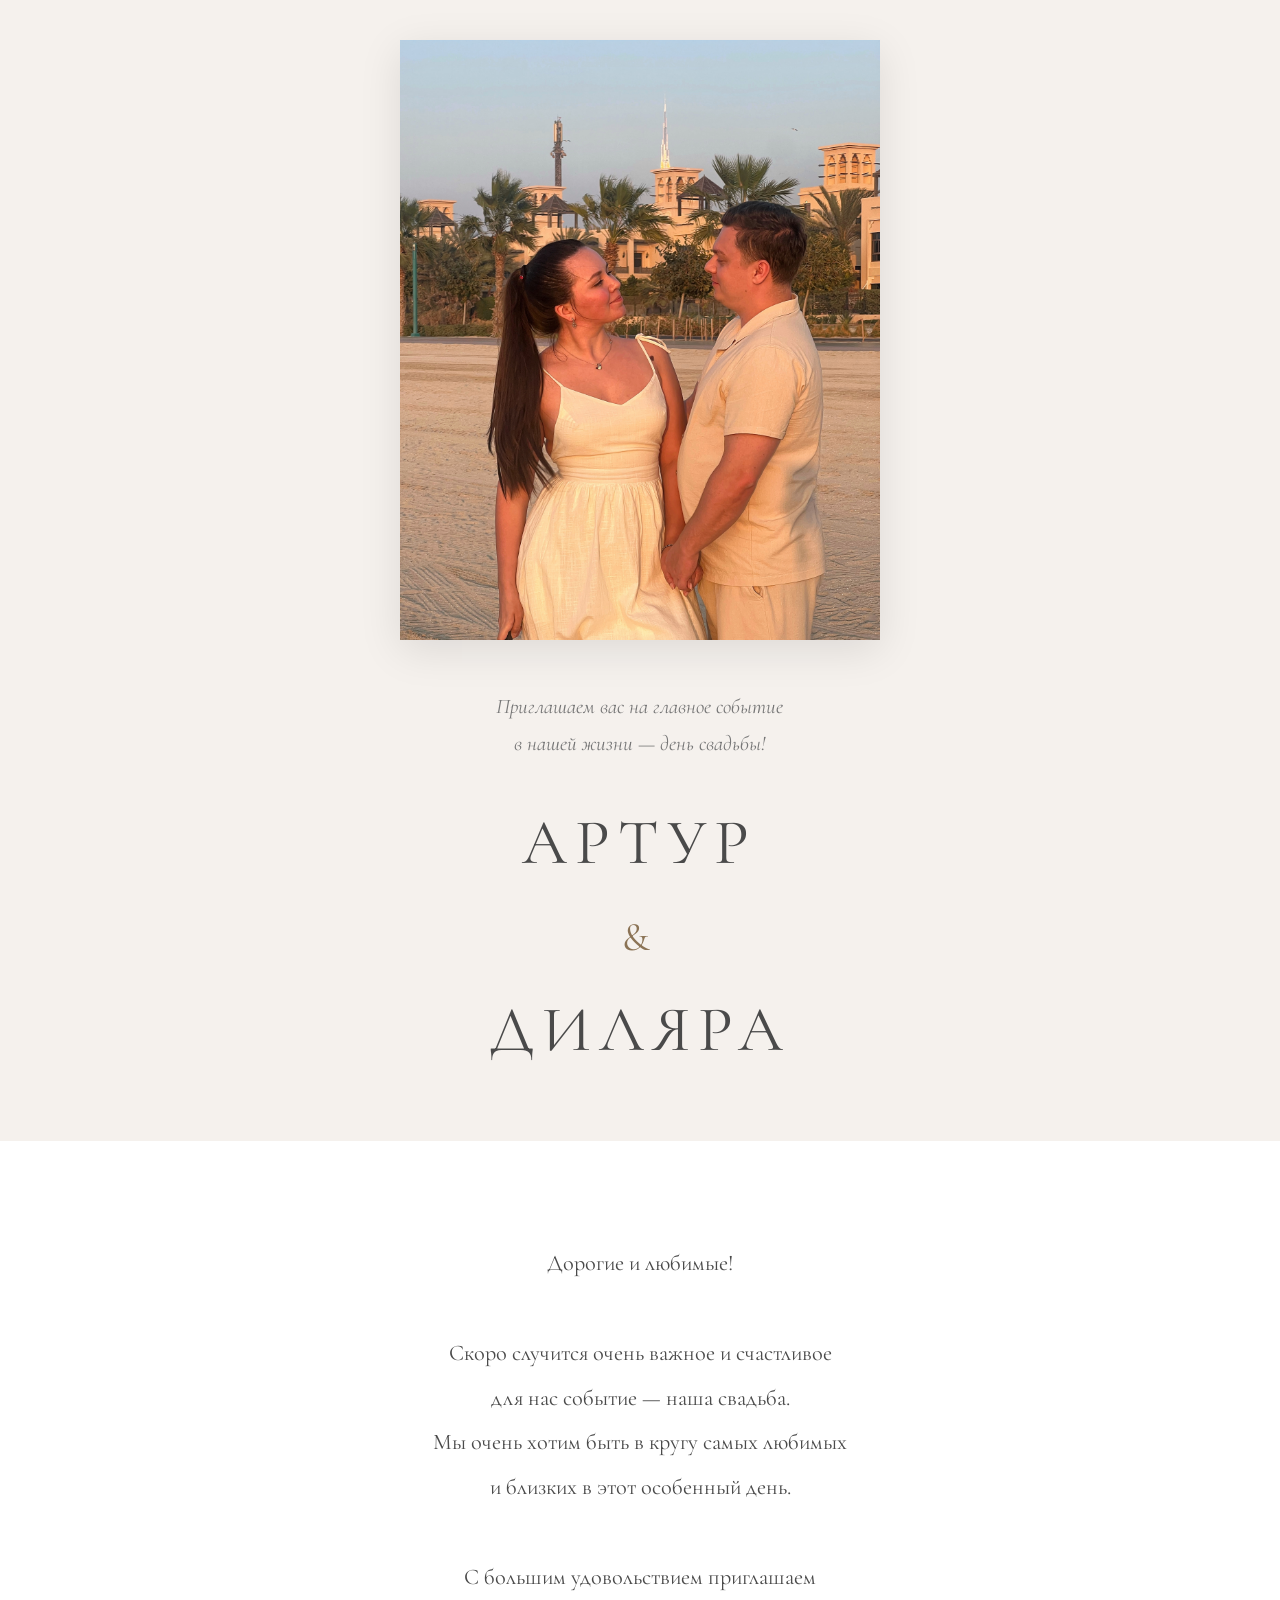
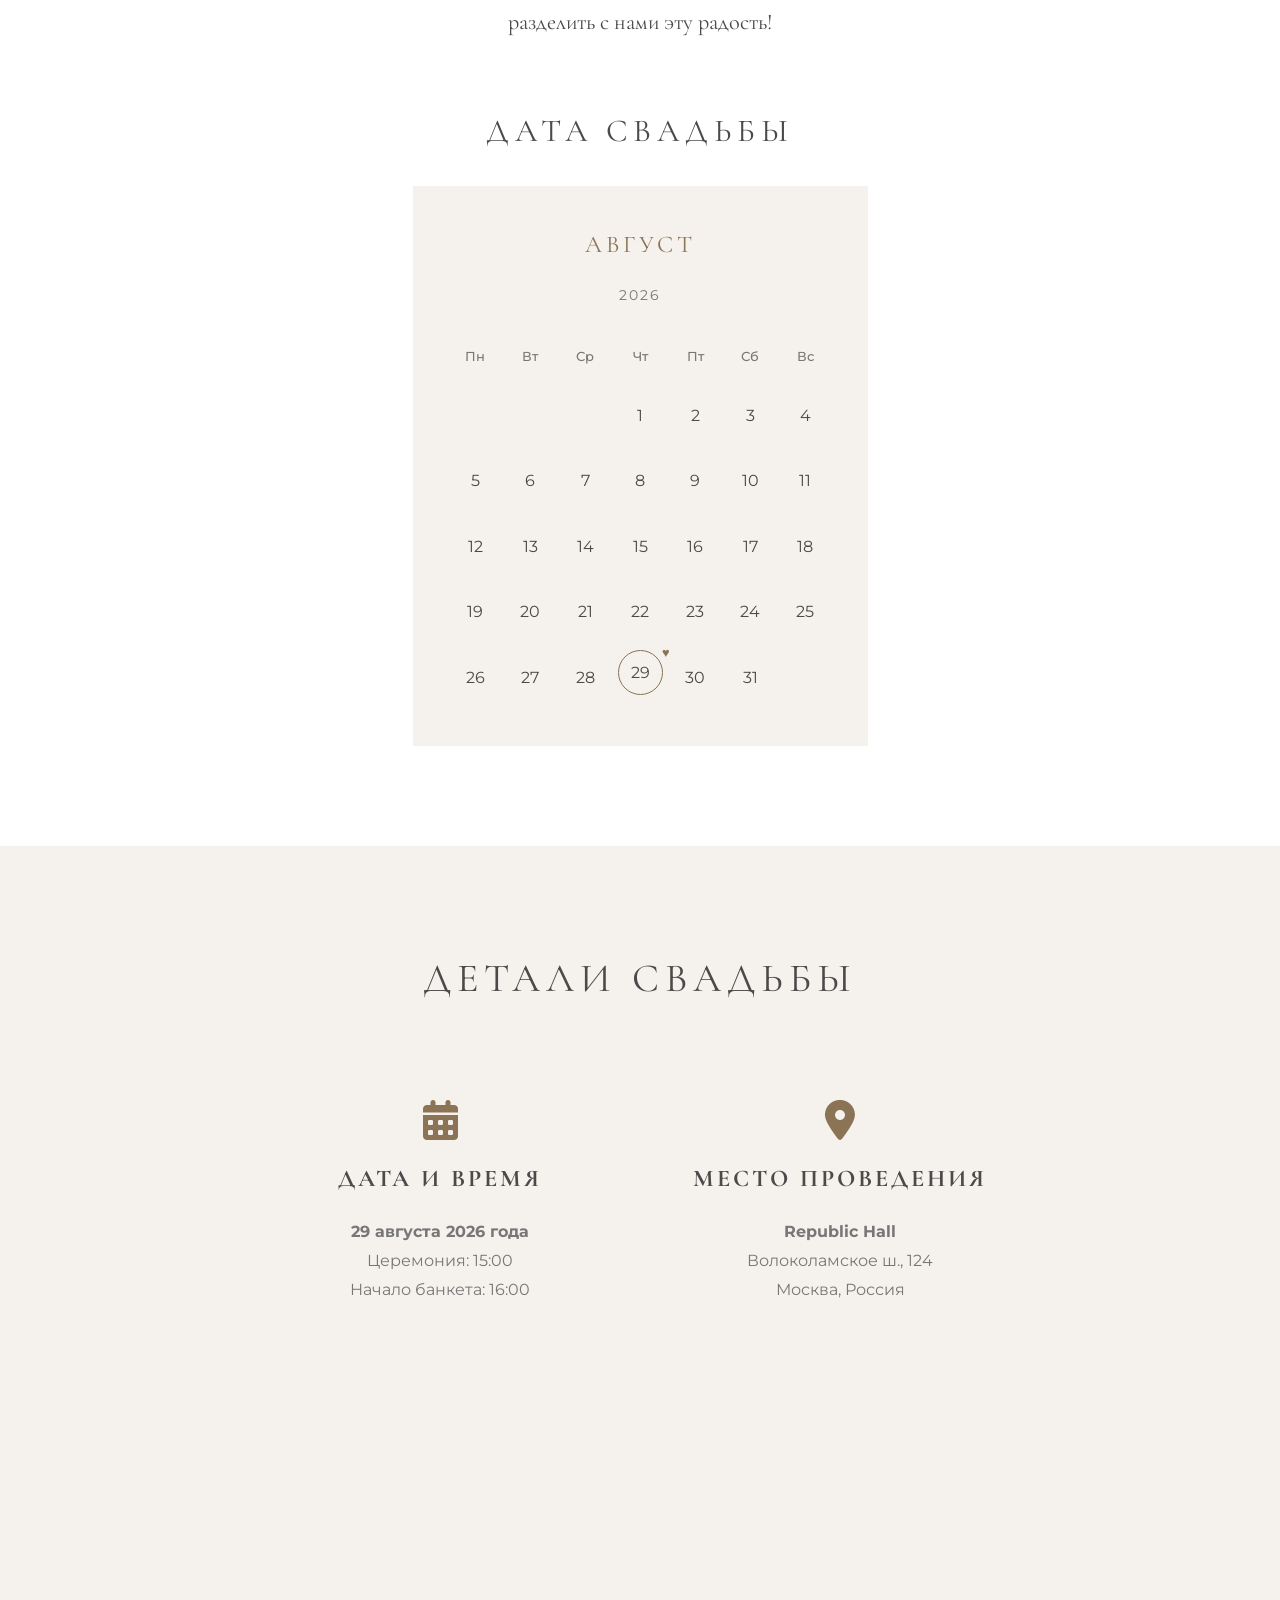
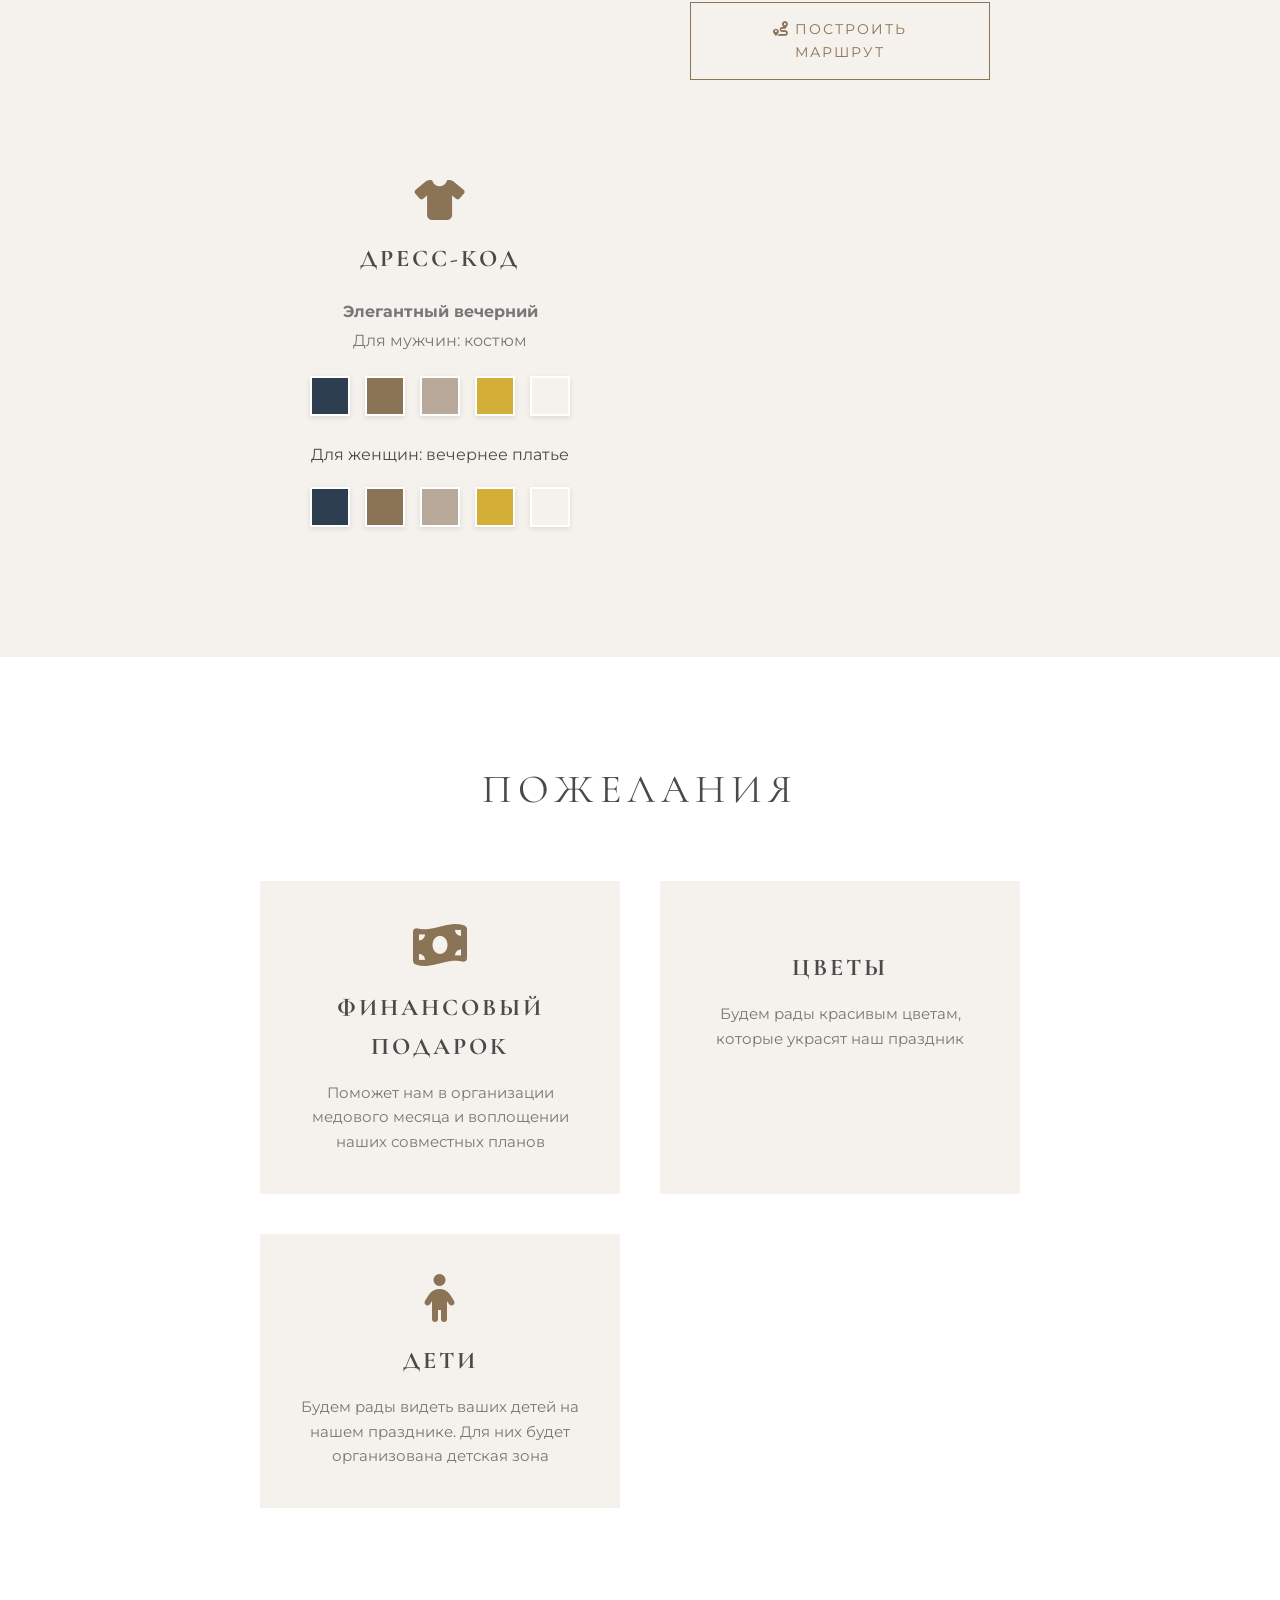
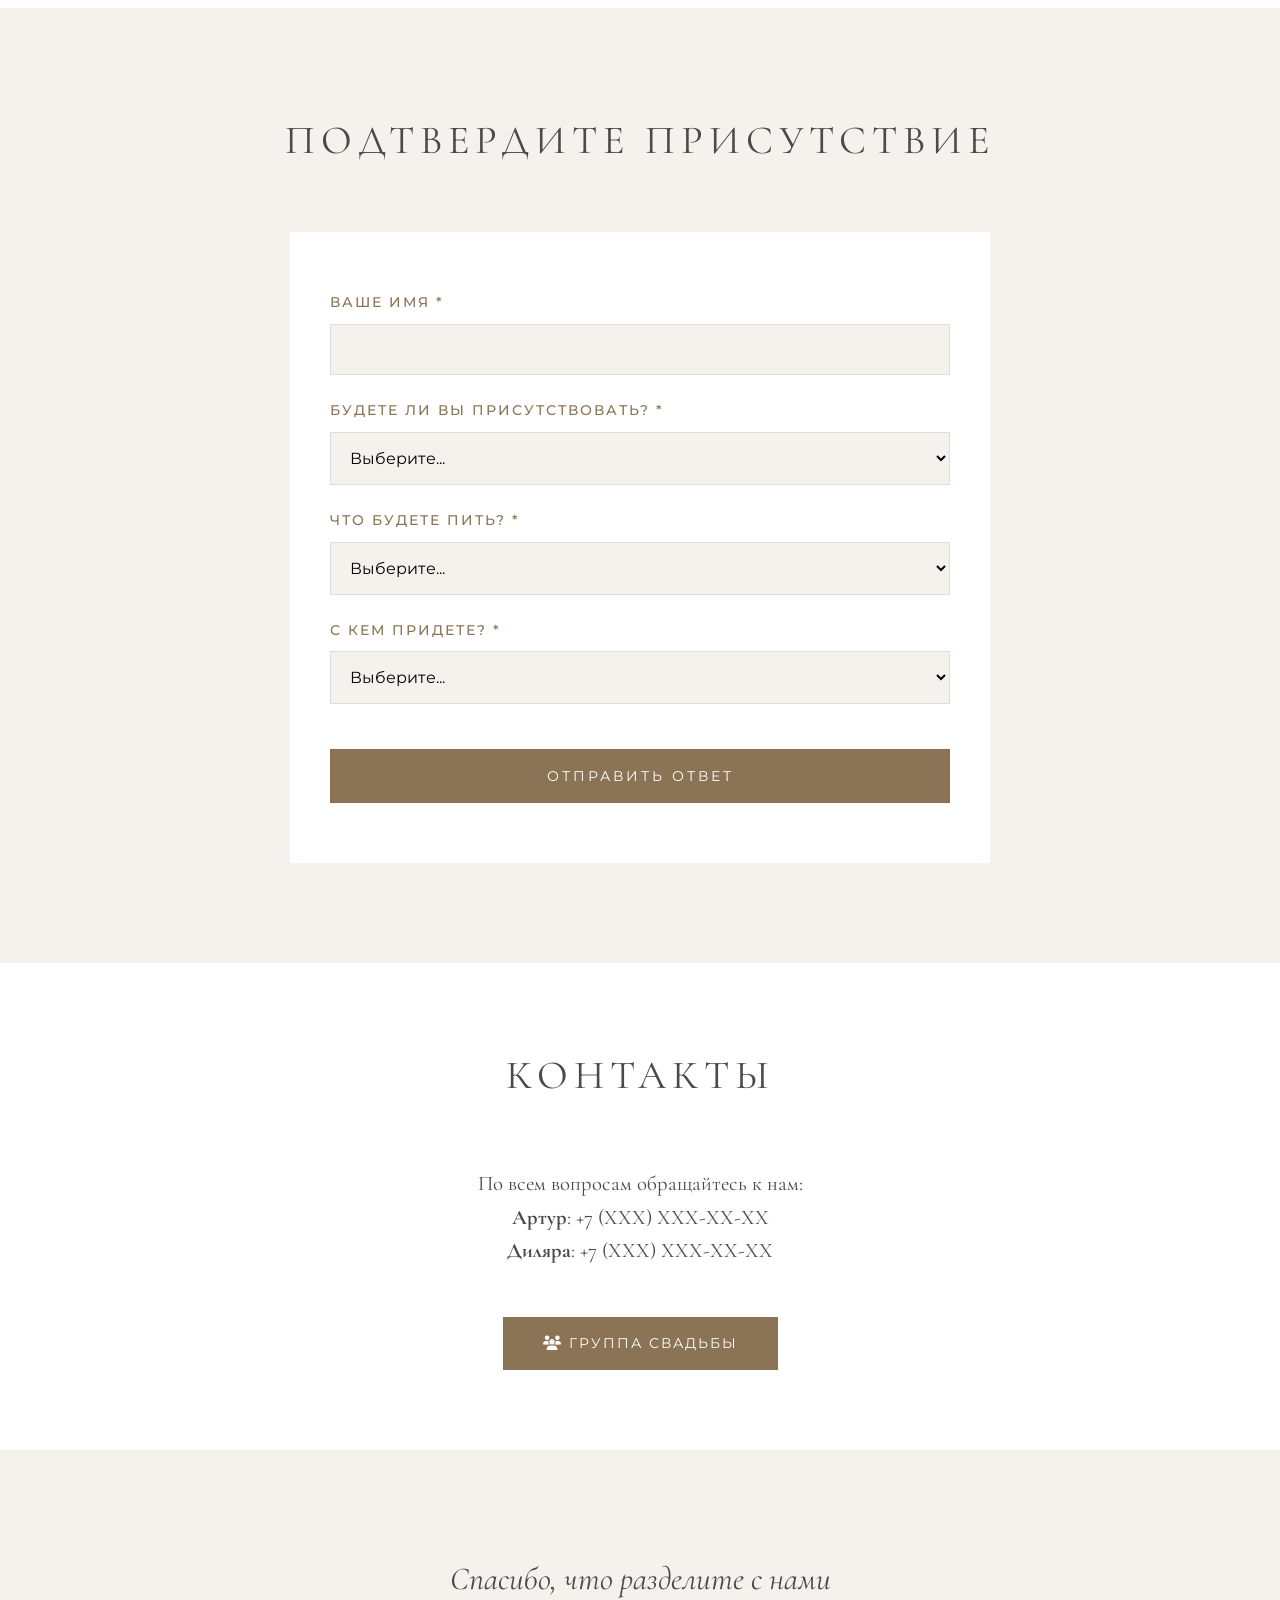
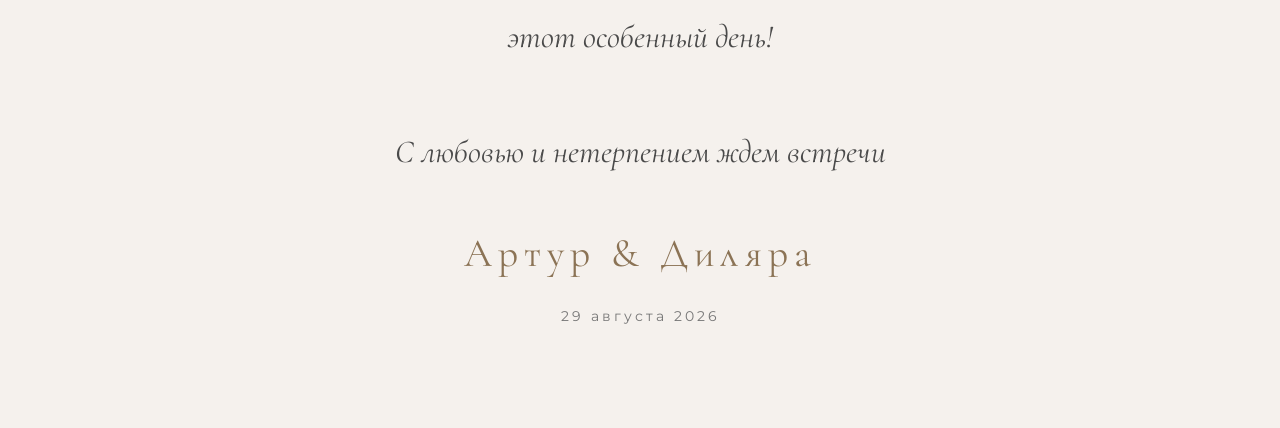
<file: index_.html>
<!DOCTYPE html>
<html lang="ru">
<head>
    <meta charset="UTF-8">
    <meta name="viewport" content="width=device-width, initial-scale=1.0">
    <title>Артур и Диляра - Свадьба</title>
    <link rel="stylesheet" href="https://cdnjs.cloudflare.com/ajax/libs/font-awesome/6.4.0/css/all.min.css">
    <link href="https://fonts.googleapis.com/css2?family=Cormorant+Garamond:ital,wght@0,400;0,600;1,400&family=Montserrat:wght@300;400;500&display=swap" rel="stylesheet">
    <style>
        * {
            margin: 0;
            padding: 0;
            box-sizing: border-box;
        }

        :root {
            --primary-color: #b8a99a;
            --secondary-color: #f5f1ed;
            --accent-color: #8b7355;
            --text-color: #4a4a4a;
            --light-text: #777777;
            --white: #ffffff;
        }

        body {
            font-family: 'Montserrat', sans-serif;
            color: var(--text-color);
            background-color: var(--white);
            line-height: 1.6;
            overflow-x: hidden;
        }

        .container {
            max-width: 800px;
            margin: 0 auto;
            padding: 0 20px;
        }

        /* БЛОК 1: ГЛАВНЫЙ С ФОТО */
        .hero {
            min-height: 100vh;
            display: flex;
            flex-direction: column;
            justify-content: center;
            align-items: center;
            text-align: center;
            padding: 40px 20px;
            background: var(--secondary-color);
        }

        .hero-photo {
            width: 100%;
            max-width: 500px;
            height: 600px;
            object-fit: cover;
            margin-bottom: 40px;
            box-shadow: 0 10px 40px rgba(0,0,0,0.1);
        }

        .hero-invitation {
            font-family: 'Cormorant Garamond', serif;
            font-size: 1.3rem;
            font-style: italic;
            color: var(--light-text);
            margin-bottom: 30px;
            line-height: 1.8;
            font-weight: 400;
        }

        .hero-names {
            font-family: 'Cormorant Garamond', serif;
            font-size: 4rem;
            color: var(--text-color);
            font-weight: 400;
            letter-spacing: 8px;
            text-transform: uppercase;
            margin-bottom: 20px;
        }

        .hero-ampersand {
            font-size: 2.5rem;
            color: var(--accent-color);
            display: block;
            margin: 10px 0;
        }

        /* БЛОК 2: ТЕКСТ И КАЛЕНДАРЬ */
        .invitation-text {
            padding: 100px 20px;
            background: var(--white);
            text-align: center;
        }

        .invitation-message {
            font-family: 'Cormorant Garamond', serif;
            font-size: 1.4rem;
            line-height: 2;
            color: var(--text-color);
            max-width: 600px;
            margin: 0 auto 60px;
            font-weight: 400;
        }

        .calendar-section {
            margin-top: 60px;
        }

        .calendar-title {
            font-family: 'Cormorant Garamond', serif;
            font-size: 2rem;
            letter-spacing: 6px;
            text-transform: uppercase;
            color: var(--text-color);
            margin-bottom: 30px;
            font-weight: 400;
        }

        .calendar {
            display: inline-block;
            background: var(--secondary-color);
            padding: 40px;
            border-radius: 0;
        }

        .calendar-month {
            font-family: 'Cormorant Garamond', serif;
            font-size: 1.5rem;
            text-transform: uppercase;
            letter-spacing: 4px;
            margin-bottom: 20px;
            color: var(--accent-color);
        }

        .calendar-year {
            font-size: 0.9rem;
            letter-spacing: 2px;
            color: var(--light-text);
            margin-bottom: 30px;
            display: block;
        }

        .calendar-grid {
            display: grid;
            grid-template-columns: repeat(7, 1fr);
            gap: 10px;
            text-align: center;
        }

        .calendar-day-header {
            font-size: 0.8rem;
            color: var(--light-text);
            padding: 10px;
            font-weight: 500;
        }

        .calendar-day {
            padding: 15px 10px;
            font-size: 1rem;
            color: var(--text-color);
            transition: all 0.3s;
        }

        .calendar-day.highlighted {
            border: 1px solid var(--accent-color);
            border-radius: 50%;
            width: 45px;
            height: 45px;
            display: flex;
            align-items: center;
            justify-content: center;
            margin: 0 auto;
            position: relative;
        }

        .calendar-day.highlighted::after {
            content: '♥';
            position: absolute;
            top: -8px;
            right: -8px;
            color: var(--accent-color);
            font-size: 0.8rem;
        }

        /* БЛОК 3: ДЕТАЛИ СВАДЬБЫ */
        .details {
            padding: 100px 20px;
            background: var(--secondary-color);
        }

        .section-title {
            font-family: 'Cormorant Garamond', serif;
            font-size: 2.5rem;
            letter-spacing: 6px;
            text-transform: uppercase;
            text-align: center;
            margin-bottom: 60px;
            color: var(--text-color);
            font-weight: 400;
        }

        .details-grid {
            display: grid;
            grid-template-columns: repeat(auto-fit, minmax(250px, 1fr));
            gap: 40px;
            max-width: 900px;
            margin: 0 auto;
        }

        .detail-card {
            text-align: center;
            padding: 30px;
        }

        .detail-icon {
            font-size: 2.5rem;
            color: var(--accent-color);
            margin-bottom: 20px;
        }

        .detail-title {
            font-family: 'Cormorant Garamond', serif;
            font-size: 1.5rem;
            letter-spacing: 3px;
            text-transform: uppercase;
            margin-bottom: 20px;
            color: var(--text-color);
        }

        .detail-info {
            font-size: 1rem;
            line-height: 1.8;
            color: var(--light-text);
        }

        .dress-code-colors {
            display: flex;
            justify-content: center;
            gap: 15px;
            margin-top: 20px;
        }

        .color-square {
            width: 40px;
            height: 40px;
            border: 2px solid var(--white);
            box-shadow: 0 2px 5px rgba(0,0,0,0.1);
        }

        .map-container {
            margin-top: 20px;
            border-radius: 0;
            overflow: hidden;
        }

        .map-container iframe {
            border: none;
            width: 100%;
        }

        .btn {
            display: inline-block;
            margin-top: 20px;
            padding: 15px 40px;
            background: transparent;
            border: 1px solid var(--accent-color);
            color: var(--accent-color);
            text-decoration: none;
            font-size: 0.9rem;
            letter-spacing: 2px;
            text-transform: uppercase;
            transition: all 0.3s;
            cursor: pointer;
            font-family: 'Montserrat', sans-serif;
        }

        .btn:hover {
            background: var(--accent-color);
            color: var(--white);
        }

        /* БЛОК 4: ПОЖЕЛАНИЯ (ПОДАРКИ) */
        .gifts {
            padding: 100px 20px;
            background: var(--white);
        }

        .gifts-grid {
            display: grid;
            grid-template-columns: repeat(auto-fit, minmax(250px, 1fr));
            gap: 40px;
            max-width: 900px;
            margin: 50px auto 0;
        }

        .gift-card {
            text-align: center;
            padding: 40px 30px;
            background: var(--secondary-color);
            transition: transform 0.3s;
        }

        .gift-card:hover {
            transform: translateY(-5px);
        }

        .gift-icon {
            font-size: 3rem;
            color: var(--accent-color);
            margin-bottom: 20px;
        }

        .gift-title {
            font-family: 'Cormorant Garamond', serif;
            font-size: 1.5rem;
            letter-spacing: 3px;
            text-transform: uppercase;
            margin-bottom: 15px;
            color: var(--text-color);
        }

        .gift-description {
            font-size: 0.95rem;
            color: var(--light-text);
            line-height: 1.6;
        }

        /* БЛОК 5: RSVP */
        .rsvp {
            padding: 100px 20px;
            background: var(--secondary-color);
        }

        .rsvp-container {
            max-width: 700px;
            margin: 0 auto;
            background: var(--white);
            padding: 60px 40px;
        }

        .rsvp-form {
            display: flex;
            flex-direction: column;
            gap: 25px;
        }

        .form-group {
            display: flex;
            flex-direction: column;
        }

        .form-group label {
            font-size: 0.85rem;
            letter-spacing: 2px;
            text-transform: uppercase;
            color: var(--accent-color);
            margin-bottom: 10px;
            font-weight: 500;
        }

        .form-group input,
        .form-group select {
            padding: 15px;
            border: 1px solid #ddd;
            font-family: 'Montserrat', sans-serif;
            font-size: 1rem;
            background: var(--secondary-color);
            transition: border-color 0.3s;
        }

        .form-group input:focus,
        .form-group select:focus {
            outline: none;
            border-color: var(--accent-color);
        }

        .guests-section {
            display: none;
            flex-direction: column;
            gap: 20px;
            padding: 20px;
            background: var(--secondary-color);
            margin-top: 10px;
        }

        .guest-section {
            padding: 20px;
            background: var(--white);
            border-left: 3px solid var(--accent-color);
        }

        .guest-title {
            font-family: 'Cormorant Garamond', serif;
            font-size: 1.2rem;
            margin-bottom: 15px;
            color: var(--text-color);
        }

        .submit-btn {
            padding: 18px 40px;
            background: var(--accent-color);
            color: var(--white);
            border: none;
            font-family: 'Montserrat', sans-serif;
            font-size: 0.9rem;
            letter-spacing: 3px;
            text-transform: uppercase;
            cursor: pointer;
            transition: all 0.3s;
            margin-top: 20px;
        }

        .submit-btn:hover {
            background: var(--text-color);
        }

        /* БЛОК 6: КОНТАКТЫ */
        .contacts {
            padding: 80px 20px;
            background: var(--white);
            text-align: center;
        }

        .contact-info {
            font-family: 'Cormorant Garamond', serif;
            font-size: 1.3rem;
            margin-bottom: 30px;
            color: var(--text-color);
        }

        .wedding-group-link {
            display: inline-block;
            margin-top: 20px;
            padding: 15px 40px;
            background: var(--accent-color);
            color: var(--white);
            text-decoration: none;
            font-size: 0.9rem;
            letter-spacing: 2px;
            text-transform: uppercase;
            transition: all 0.3s;
        }

        .wedding-group-link:hover {
            background: var(--text-color);
        }

        /* БЛОК 7: БЛАГОДАРНОСТЬ */
        .thanks {
            padding: 100px 20px;
            background: var(--secondary-color);
            text-align: center;
        }

        .thanks-text {
            font-family: 'Cormorant Garamond', serif;
            font-size: 2rem;
            font-style: italic;
            color: var(--text-color);
            max-width: 600px;
            margin: 0 auto;
            line-height: 1.8;
        }

        .thanks-names {
            font-family: 'Cormorant Garamond', serif;
            font-size: 2.5rem;
            letter-spacing: 6px;
            margin-top: 40px;
            color: var(--accent-color);
        }

        .date {
            font-size: 0.9rem;
            letter-spacing: 3px;
            margin-top: 20px;
            color: var(--light-text);
        }

        /* Адаптивность */
        @media (max-width: 768px) {
            .hero-names {
                font-size: 2.5rem;
                letter-spacing: 4px;
            }

            .hero-photo {
                height: 400px;
            }

            .invitation-message {
                font-size: 1.1rem;
            }

            .calendar {
                padding: 20px;
            }

            .calendar-day {
                padding: 10px 5px;
                font-size: 0.9rem;
            }

            .section-title {
                font-size: 1.8rem;
                letter-spacing: 4px;
            }

            .rsvp-container {
                padding: 40px 25px;
            }
        }
    </style>
</head>
<body>

    <!-- БЛОК 1: ГЛАВНЫЙ С ФОТО -->
    <section class="hero">
        <div class="container">
            <img src="images/about/we.jpeg" alt="Артур и Диляра" class="hero-photo">
            <p class="hero-invitation">Приглашаем вас на главное событие<br>в нашей жизни — день свадьбы!</p>
            <h1 class="hero-names">
                Артур
                <span class="hero-ampersand">&</span>
                Диляра
            </h1>
        </div>
    </section>

    <!-- БЛОК 2: ТЕКСТ ПРИГЛАШЕНИЯ И КАЛЕНДАРЬ -->
    <section class="invitation-text">
        <div class="container">
            <p class="invitation-message">
                Дорогие и любимые!<br><br>
                Скоро случится очень важное и счастливое<br>
                для нас событие — наша свадьба.<br>
                Мы очень хотим быть в кругу самых любимых<br>
                и близких в этот особенный день.<br><br>
                С большим удовольствием приглашаем<br>
                разделить с нами эту радость!
            </p>

            <div class="calendar-section">
                <h2 class="calendar-title">Дата свадьбы</h2>
                <div class="calendar">
                    <div class="calendar-month">Август</div>
                    <span class="calendar-year">2026</span>
                    <div class="calendar-grid">
                        <div class="calendar-day-header">Пн</div>
                        <div class="calendar-day-header">Вт</div>
                        <div class="calendar-day-header">Ср</div>
                        <div class="calendar-day-header">Чт</div>
                        <div class="calendar-day-header">Пт</div>
                        <div class="calendar-day-header">Сб</div>
                        <div class="calendar-day-header">Вс</div>

                        <div class="calendar-day"></div>
                        <div class="calendar-day"></div>
                        <div class="calendar-day"></div>
                        <div class="calendar-day">1</div>
                        <div class="calendar-day">2</div>
                        <div class="calendar-day">3</div>
                        <div class="calendar-day">4</div>

                        <div class="calendar-day">5</div>
                        <div class="calendar-day">6</div>
                        <div class="calendar-day">7</div>
                        <div class="calendar-day">8</div>
                        <div class="calendar-day">9</div>
                        <div class="calendar-day">10</div>
                        <div class="calendar-day">11</div>

                        <div class="calendar-day">12</div>
                        <div class="calendar-day">13</div>
                        <div class="calendar-day">14</div>
                        <div class="calendar-day">15</div>
                        <div class="calendar-day">16</div>
                        <div class="calendar-day">17</div>
                        <div class="calendar-day">18</div>

                        <div class="calendar-day">19</div>
                        <div class="calendar-day">20</div>
                        <div class="calendar-day">21</div>
                        <div class="calendar-day">22</div>
                        <div class="calendar-day">23</div>
                        <div class="calendar-day">24</div>
                        <div class="calendar-day">25</div>

                        <div class="calendar-day">26</div>
                        <div class="calendar-day">27</div>
                        <div class="calendar-day">28</div>
                        <div class="calendar-day highlighted">29</div>
                        <div class="calendar-day">30</div>
                        <div class="calendar-day">31</div>
                        <div class="calendar-day"></div>
                    </div>
                </div>
            </div>
        </div>
    </section>

    <!-- БЛОК 3: ДЕТАЛИ СВАДЬБЫ -->
    <section class="details">
        <div class="container">
            <h2 class="section-title">Детали свадьбы</h2>
            <div class="details-grid">
                <div class="detail-card">
                    <i class="fas fa-calendar-alt detail-icon"></i>
                    <h3 class="detail-title">Дата и время</h3>
                    <p class="detail-info">
                        <strong>29 августа 2026 года</strong><br>
                        Церемония: 15:00<br>
                        Начало банкета: 16:00
                    </p>
                </div>

                <div class="detail-card">
                    <i class="fas fa-map-marker-alt detail-icon"></i>
                    <h3 class="detail-title">Место проведения</h3>
                    <p class="detail-info">
                        <strong>Republic Hall</strong><br>
                        Волоколамское ш., 124<br>
                        Москва, Россия
                    </p>
                    <div class="map-container">
                        <iframe src="https://yandex.ru/map-widget/v1/?um=constructor:CPQjJO2e&ll=37.405937,55.830979&z=16&source=constructor"
                                height="250"
                                frameborder="0"
                                allowfullscreen>
                        </iframe>
                    </div>
                    <a href="https://yandex.ru/maps/-/CPQjJO2e" target="_blank" class="btn">
                        <i class="fas fa-route"></i> Построить маршрут
                    </a>
                </div>

                <div class="detail-card">
                    <i class="fas fa-tshirt detail-icon"></i>
                    <h3 class="detail-title">Дресс-код</h3>
                    <p class="detail-info">
                        <strong>Элегантный вечерний</strong><br>
                        Для мужчин: костюм<br>
                    <div class="dress-code-colors">
                        <div class="color-square" style="background: #2c3e50;" title="Темно-синий"></div>
                        <div class="color-square" style="background: #8b7355;" title="Коричневый"></div>
                        <div class="color-square" style="background: #b8a99a;" title="Бежевый"></div>
                        <div class="color-square" style="background: #d4af37;" title="Золотой"></div>
                        <div class="color-square" style="background: #f5f1ed;" title="Кремовый"></div>
                    </div>
                    <br>Для женщин: вечернее платье
                    </p>
                    <div class="dress-code-colors">
                        <div class="color-square" style="background: #2c3e50;" title="Темно-синий"></div>
                        <div class="color-square" style="background: #8b7355;" title="Коричневый"></div>
                        <div class="color-square" style="background: #b8a99a;" title="Бежевый"></div>
                        <div class="color-square" style="background: #d4af37;" title="Золотой"></div>
                        <div class="color-square" style="background: #f5f1ed;" title="Кремовый"></div>
                    </div>
                </div>
            </div>
        </div>
    </section>

    <!-- БЛОК 4: ПОЖЕЛАНИЯ (ПОДАРКИ) -->
    <section class="gifts">
        <div class="container">
            <h2 class="section-title">Пожелания</h2>
            <div class="gifts-grid">
                <div class="gift-card">
                    <i class="fas fa-money-bill-wave gift-icon"></i>
                    <h3 class="gift-title">Финансовый подарок</h3>
                    <p class="gift-description">Поможет нам в организации медового месяца и воплощении наших совместных планов</p>
                </div>

                <div class="gift-card">
                    <i class="fas fa-flower gift-icon"></i>
                    <h3 class="gift-title">Цветы</h3>
                    <p class="gift-description">Будем рады красивым цветам, которые украсят наш праздник</p>
                </div>

                <div class="gift-card">
                    <i class="fas fa-child gift-icon"></i>
                    <h3 class="gift-title">Дети</h3>
                    <p class="gift-description">Будем рады видеть ваших детей на нашем празднике. Для них будет организована детская зона</p>
                </div>
            </div>
        </div>
    </section>

    <!-- БЛОК 5: ПОДТВЕРДИТЕ ПРИСУТСТВИЕ (RSVP) -->
    <section class="rsvp">
        <div class="container">
            <h2 class="section-title">Подтвердите присутствие</h2>
            <div class="rsvp-container">
                <form class="rsvp-form" id="rsvpForm" action="https://formspree.io/f/xjgegvky" method="POST">
                    <div class="form-group">
                        <label for="name">Ваше имя *</label>
                        <input type="text" id="name" name="Имя" required>
                    </div>

                    <div class="form-group">
                        <label for="attendance">Будете ли вы присутствовать? *</label>
                        <select id="attendance" name="Присутствие" required>
                            <option value="">Выберите...</option>
                            <option value="yes">Да, с радостью!</option>
                            <option value="no">К сожалению, не смогу</option>
                        </select>
                    </div>

                    <div class="form-group">
                        <label for="drink">Что будете пить? *</label>
                        <select id="drink" name="Напиток" required>
                            <option value="">Выберите...</option>
                            <option value="red_wine">Вино красное</option>
                            <option value="white_wine">Вино белое</option>
                            <option value="vodka">Водка</option>
                            <option value="cognac">Коньяк</option>
                            <option value="whiskey">Виски</option>
                            <option value="none">Не пью</option>
                        </select>
                    </div>

                    <div class="form-group">
                        <label for="guests_count">С кем придете? *</label>
                        <select id="guests_count" name="Количество_гостей" required>
                            <option value="">Выберите...</option>
                            <option value="alone">Я один</option>
                            <option value="plus1">Я +1</option>
                            <option value="plus2">Я +2</option>
                            <option value="plus3">Я +3</option>
                        </select>
                    </div>

                    <!-- Дополнительные поля для гостей -->
                    <div id="additional_guests" class="guests-section">
                        <!-- Будут добавлены через JavaScript -->
                    </div>

                    <button type="submit" class="submit-btn">Отправить ответ</button>
                </form>
            </div>
        </div>
    </section>

    <!-- БЛОК 6: КОНТАКТЫ -->
    <section class="contacts">
        <div class="container">
            <h2 class="section-title">Контакты</h2>
            <p class="contact-info">
                По всем вопросам обращайтесь к нам:<br>
                <strong>Артур</strong>: +7 (XXX) XXX-XX-XX<br>
                <strong>Диляра</strong>: +7 (XXX) XXX-XX-XX
            </p>
            <a href="#" class="wedding-group-link">
                <i class="fas fa-users"></i> Группа свадьбы
            </a>
        </div>
    </section>

    <!-- БЛОК 7: БЛАГОДАРНОСТЬ -->
    <section class="thanks">
        <div class="container">
            <p class="thanks-text">
                Спасибо, что разделите с нами<br>
                этот особенный день!<br><br>
                С любовью и нетерпением ждем встречи
            </p>
            <div class="thanks-names">Артур & Диляра</div>
            <div class="date">29 августа 2026</div>
        </div>
    </section>

    <script>
        // Обработка выбора количества гостей
        document.getElementById('guests_count').addEventListener('change', function() {
            const additionalGuestsDiv = document.getElementById('additional_guests');
            const count = this.value;

            // Очищаем предыдущие поля
            additionalGuestsDiv.innerHTML = '';

            if (count !== 'alone' && count !== '') {
                const guestCount = parseInt(count.replace('plus', ''));
                additionalGuestsDiv.style.display = 'flex';

                for (let i = 1; i <= guestCount; i++) {
                    const guestSection = document.createElement('div');
                    guestSection.className = 'guest-section';
                    guestSection.innerHTML = `
                        <h4 class="guest-title">Гость ${i}</h4>
                        <div class="form-group">
                            <label>Фамилия и имя</label>
                            <input type="text" name="guest_${i}_name" required placeholder="Введите имя гостя">
                        </div>
                        <div class="form-group">
                            <label>Что будет пить?</label>
                            <select name="guest_${i}_drink" required>
                                <option value="">Выберите...</option>
                                <option value="red_wine">Вино красное</option>
                                <option value="white_wine">Вино белое</option>
                                <option value="vodka">Водка</option>
                                <option value="cognac">Коньяк</option>
                                <option value="whiskey">Виски</option>
                                <option value="none">Не пью</option>
                            </select>
                        </div>
                    `;
                    additionalGuestsDiv.appendChild(guestSection);
                }
            } else {
                additionalGuestsDiv.style.display = 'none';
            }
        });

        // Обработка отправки формы
        document.getElementById('rsvpForm').addEventListener('submit', function(e) {
            e.preventDefault();

            // Показываем сообщение об успехе
            alert('Спасибо за ваш ответ! Мы получили вашу информацию.');

            // Отправляем форму
            this.submit();
        });

        // Плавная прокрутка
        document.querySelectorAll('a[href^="#"]').forEach(anchor => {
            anchor.addEventListener('click', function (e) {
                e.preventDefault();
                const target = document.querySelector(this.getAttribute('href'));
                if (target) {
                    window.scrollTo({
                        top: target.offsetTop - 80,
                        behavior: 'smooth'
                    });
                }
            });
        });
    </script>
</body>
</html>
</file>
